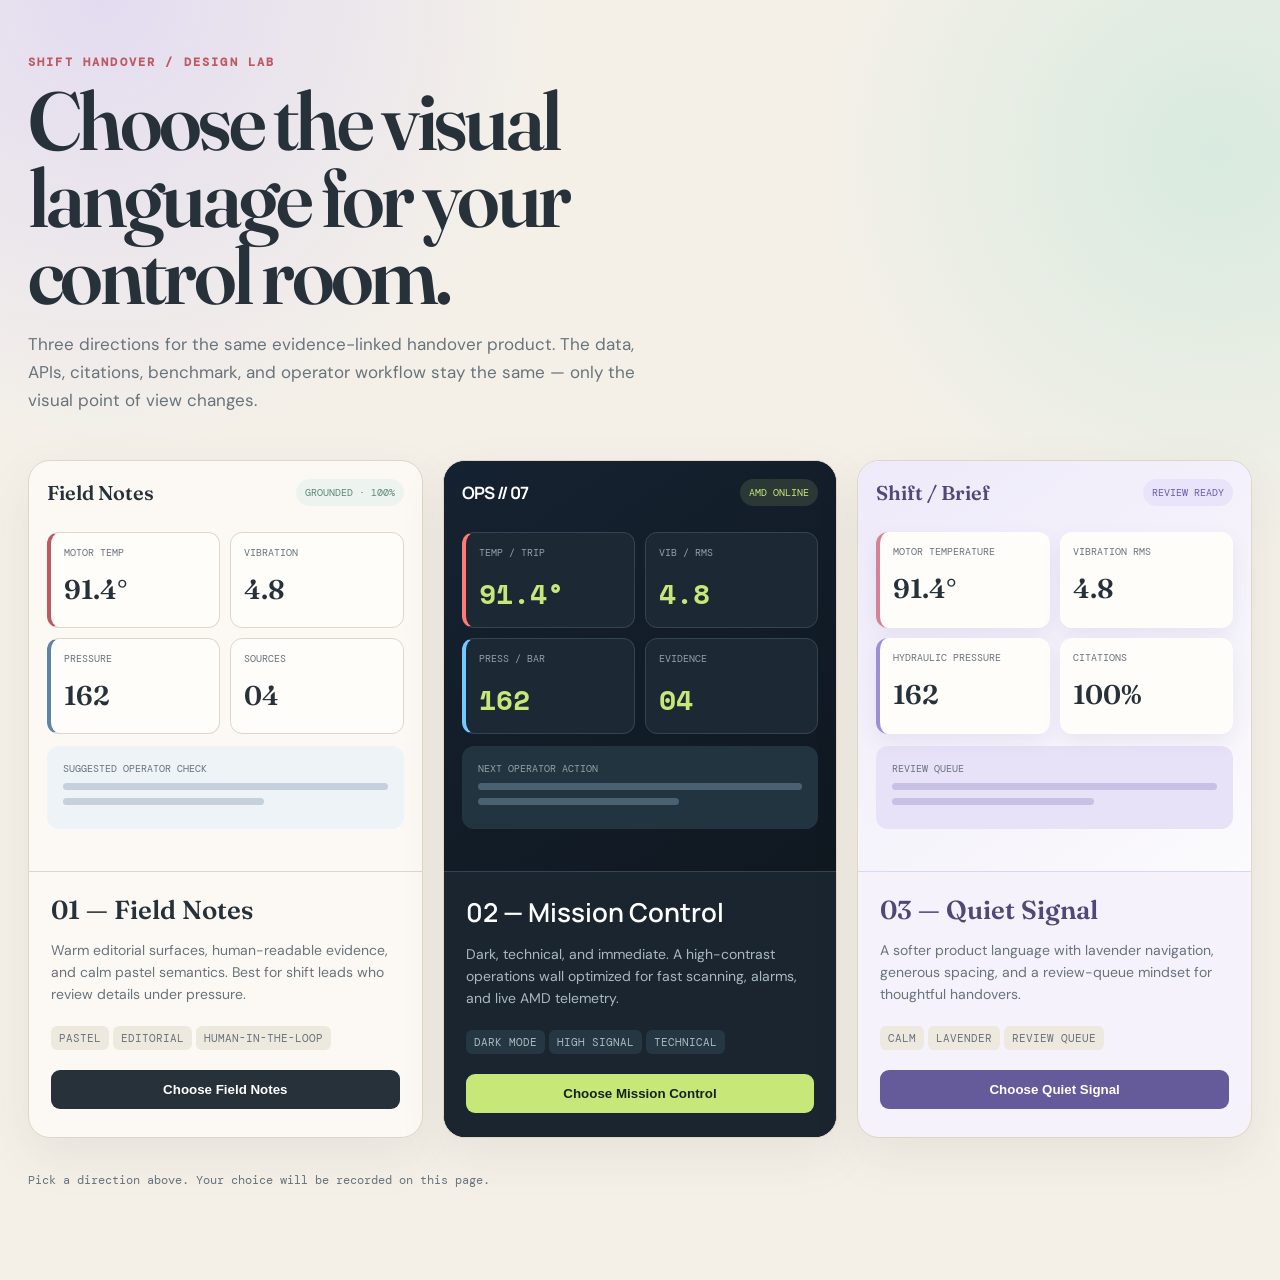
<file: app/static/design-options.html>
<!DOCTYPE html>
<html lang="en">
<head>
  <meta charset="UTF-8">
  <meta name="viewport" content="width=device-width, initial-scale=1.0">
  <title>Shift Handover — Design Directions</title>
  <link rel="preconnect" href="https://fonts.googleapis.com">
  <link rel="preconnect" href="https://fonts.gstatic.com" crossorigin>
  <link href="https://fonts.googleapis.com/css2?family=DM+Sans:wght@400;500;600;700&family=DM+Mono:wght@400;500;600&family=Fraunces:opsz,wght@9..144,500;9..144,600;9..144,700&family=Manrope:wght@400;500;600;700;800&family=Space+Mono:wght@400;700&display=swap" rel="stylesheet">
  <style>
    :root {
      --ink: #26313a;
      --muted: #68737c;
      --paper: #f4f0e8;
      --card: #fffdf8;
      --line: #ded6c8;
      --red: #bd5961;
      --sage: #5b8a77;
      --blue: #5d83a5;
      --night: #111923;
      --night-card: #1a2530;
      --lime: #c7e879;
      --violet: #9c90d4;
    }
    * { box-sizing: border-box; }
    body {
      margin: 0;
      color: var(--ink);
      background:
        radial-gradient(circle at 8% 0%, #e3dcf1 0, transparent 26%),
        radial-gradient(circle at 95% 12%, #d8eadf 0, transparent 24%),
        var(--paper);
      font-family: "DM Sans", sans-serif;
    }
    .wrap { max-width: 1320px; margin: 0 auto; padding: 54px 28px 80px; }
    .eyebrow { color: var(--red); font: 700 12px "DM Mono", monospace; letter-spacing: .18em; text-transform: uppercase; }
    h1 { max-width: 740px; margin: 12px 0 10px; font: 600 clamp(42px, 7vw, 82px)/.94 Fraunces, serif; letter-spacing: -.045em; }
    .intro { max-width: 640px; color: var(--muted); font-size: 17px; line-height: 1.65; }
    .directions { display: grid; grid-template-columns: repeat(3, 1fr); gap: 20px; margin-top: 46px; }
    .direction { overflow: hidden; border: 1px solid var(--line); border-radius: 22px; background: rgba(255,253,248,.75); box-shadow: 0 18px 50px rgba(74,62,45,.08); }
    .preview { min-height: 410px; padding: 18px; }
    .direction-body { padding: 22px 22px 24px; border-top: 1px solid var(--line); }
    h2 { margin: 0 0 8px; font: 600 26px Fraunces, serif; }
    .description { min-height: 72px; color: var(--muted); line-height: 1.55; font-size: 14px; }
    .tag { display: inline-block; margin: 0 4px 6px 0; padding: 5px 8px; border-radius: 6px; background: #eee9df; color: var(--muted); font: 11px "DM Mono", monospace; }
    .choose { width: 100%; margin-top: 14px; padding: 12px 15px; border: 0; border-radius: 9px; background: var(--ink); color: white; font-weight: 700; cursor: pointer; }
    .choose:hover { background: #465660; }
    .mini-top { display: flex; align-items: center; justify-content: space-between; gap: 12px; margin-bottom: 26px; }
    .mini-brand { font: 600 20px Fraunces, serif; }
    .mini-chip { padding: 7px 9px; border-radius: 99px; background: #edf4ef; color: var(--sage); font: 10px "DM Mono", monospace; }
    .mini-grid { display: grid; grid-template-columns: repeat(2, 1fr); gap: 10px; }
    .mini-stat { min-height: 96px; padding: 13px; border: 1px solid var(--line); border-radius: 12px; background: #fffdfa; }
    .mini-stat.alert { border-left: 4px solid var(--red); }
    .mini-stat.info { border-left: 4px solid var(--blue); }
    .mini-label { color: var(--muted); font: 10px "DM Mono", monospace; text-transform: uppercase; }
    .mini-value { margin-top: 14px; font: 600 27px Fraunces, serif; }
    .mini-brief { margin-top: 12px; padding: 16px; border-radius: 12px; background: #eef3f8; }
    .mini-line { height: 7px; margin: 8px 0; border-radius: 99px; background: #c5d0dc; }
    .mini-line.short { width: 62%; }
    .mission { background: var(--night); color: #edf3f3; }
    .mission .preview { background: linear-gradient(145deg, #152231, #101820); }
    .mission .mini-brand { color: white; font: 700 17px "Manrope", sans-serif; letter-spacing: -.04em; }
    .mission .mini-chip { background: rgba(199,232,121,.13); color: var(--lime); }
    .mission .mini-stat { border-color: #354451; background: #1c2935; }
    .mission .mini-label { color: #91a0a8; }
    .mission .mini-value { color: var(--lime); font: 700 28px "Space Mono", monospace; }
    .mission .mini-stat.alert { border-left-color: #ff7b78; }
    .mission .mini-stat.info { border-left-color: #78c7ff; }
    .mission .mini-brief { background: #233441; }
    .mission .mini-line { background: #496171; }
    .mission .direction-body { border-color: #354451; background: var(--night-card); }
    .mission h2 { color: white; font-family: "Manrope", sans-serif; }
    .mission .description { color: #aab8bf; }
    .mission .tag { background: #263744; color: #a8bac2; }
    .mission .choose { background: var(--lime); color: #17211b; }
    .violet { background: #f5f2fb; }
    .violet .preview { background: linear-gradient(145deg, #eeeafa, #fbfafc); }
    .violet .mini-brand { color: #514877; }
    .violet .mini-chip { background: #e9e4fa; color: #6b5cad; }
    .violet .mini-stat { border: 0; box-shadow: 0 8px 20px rgba(101,87,153,.09); }
    .violet .mini-stat.alert { border-left: 4px solid #d58296; }
    .violet .mini-stat.info { border-left: 4px solid var(--violet); }
    .violet .mini-brief { background: #e8e2f8; }
    .violet .mini-line { background: #c9c0e5; }
    .violet .direction-body { border-color: #ddd5f0; }
    .violet h2 { color: #514877; }
    .violet .choose { background: #655a9a; }
    .footer-note { margin-top: 34px; color: var(--muted); font: 12px "DM Mono", monospace; }
    @media (max-width: 900px) { .directions { grid-template-columns: 1fr; max-width: 520px; } .preview { min-height: 340px; } }
  </style>
</head>
<body>
  <main class="wrap">
    <div class="eyebrow">Shift Handover / Design Lab</div>
    <h1>Choose the visual language for your control room.</h1>
    <p class="intro">Three directions for the same evidence-linked handover product. The data, APIs, citations, benchmark, and operator workflow stay the same — only the visual point of view changes.</p>

    <section class="directions">
      <article class="direction">
        <div class="preview">
          <div class="mini-top"><div class="mini-brand">Field Notes</div><div class="mini-chip">GROUNDED · 100%</div></div>
          <div class="mini-grid">
            <div class="mini-stat alert"><div class="mini-label">Motor temp</div><div class="mini-value">91.4°</div></div>
            <div class="mini-stat"><div class="mini-label">Vibration</div><div class="mini-value">4.8</div></div>
            <div class="mini-stat info"><div class="mini-label">Pressure</div><div class="mini-value">162</div></div>
            <div class="mini-stat"><div class="mini-label">Sources</div><div class="mini-value">04</div></div>
          </div>
          <div class="mini-brief"><div class="mini-label">Suggested operator check</div><div class="mini-line"></div><div class="mini-line short"></div></div>
        </div>
        <div class="direction-body">
          <h2>01 — Field Notes</h2>
          <p class="description">Warm editorial surfaces, human-readable evidence, and calm pastel semantics. Best for shift leads who review details under pressure.</p>
          <span class="tag">PASTEL</span><span class="tag">EDITORIAL</span><span class="tag">HUMAN-IN-THE-LOOP</span>
          <button class="choose" onclick="choose('Field Notes')">Choose Field Notes</button>
        </div>
      </article>

      <article class="direction mission">
        <div class="preview">
          <div class="mini-top"><div class="mini-brand">OPS // 07</div><div class="mini-chip">AMD ONLINE</div></div>
          <div class="mini-grid">
            <div class="mini-stat alert"><div class="mini-label">TEMP / TRIP</div><div class="mini-value">91.4°</div></div>
            <div class="mini-stat"><div class="mini-label">VIB / RMS</div><div class="mini-value">4.8</div></div>
            <div class="mini-stat info"><div class="mini-label">PRESS / BAR</div><div class="mini-value">162</div></div>
            <div class="mini-stat"><div class="mini-label">EVIDENCE</div><div class="mini-value">04</div></div>
          </div>
          <div class="mini-brief"><div class="mini-label">NEXT OPERATOR ACTION</div><div class="mini-line"></div><div class="mini-line short"></div></div>
        </div>
        <div class="direction-body">
          <h2>02 — Mission Control</h2>
          <p class="description">Dark, technical, and immediate. A high-contrast operations wall optimized for fast scanning, alarms, and live AMD telemetry.</p>
          <span class="tag">DARK MODE</span><span class="tag">HIGH SIGNAL</span><span class="tag">TECHNICAL</span>
          <button class="choose" onclick="choose('Mission Control')">Choose Mission Control</button>
        </div>
      </article>

      <article class="direction violet">
        <div class="preview">
          <div class="mini-top"><div class="mini-brand">Shift / Brief</div><div class="mini-chip">REVIEW READY</div></div>
          <div class="mini-grid">
            <div class="mini-stat alert"><div class="mini-label">Motor temperature</div><div class="mini-value">91.4°</div></div>
            <div class="mini-stat"><div class="mini-label">Vibration RMS</div><div class="mini-value">4.8</div></div>
            <div class="mini-stat info"><div class="mini-label">Hydraulic pressure</div><div class="mini-value">162</div></div>
            <div class="mini-stat"><div class="mini-label">Citations</div><div class="mini-value">100%</div></div>
          </div>
          <div class="mini-brief"><div class="mini-label">REVIEW QUEUE</div><div class="mini-line"></div><div class="mini-line short"></div></div>
        </div>
        <div class="direction-body">
          <h2>03 — Quiet Signal</h2>
          <p class="description">A softer product language with lavender navigation, generous spacing, and a review-queue mindset for thoughtful handovers.</p>
          <span class="tag">CALM</span><span class="tag">LAVENDER</span><span class="tag">REVIEW QUEUE</span>
          <button class="choose" onclick="choose('Quiet Signal')">Choose Quiet Signal</button>
        </div>
      </article>
    </section>
    <p class="footer-note" id="choice">Pick a direction above. Your choice will be recorded on this page.</p>
  </main>
  <script>
    function choose(name) {
      document.getElementById("choice").textContent = `${name} selected — tell the assistant to apply this direction to the main dashboard.`;
      document.querySelectorAll(".choose").forEach(button => button.style.opacity = ".55");
      event.currentTarget.style.opacity = "1";
    }
  </script>
</body>
</html>
</file>
